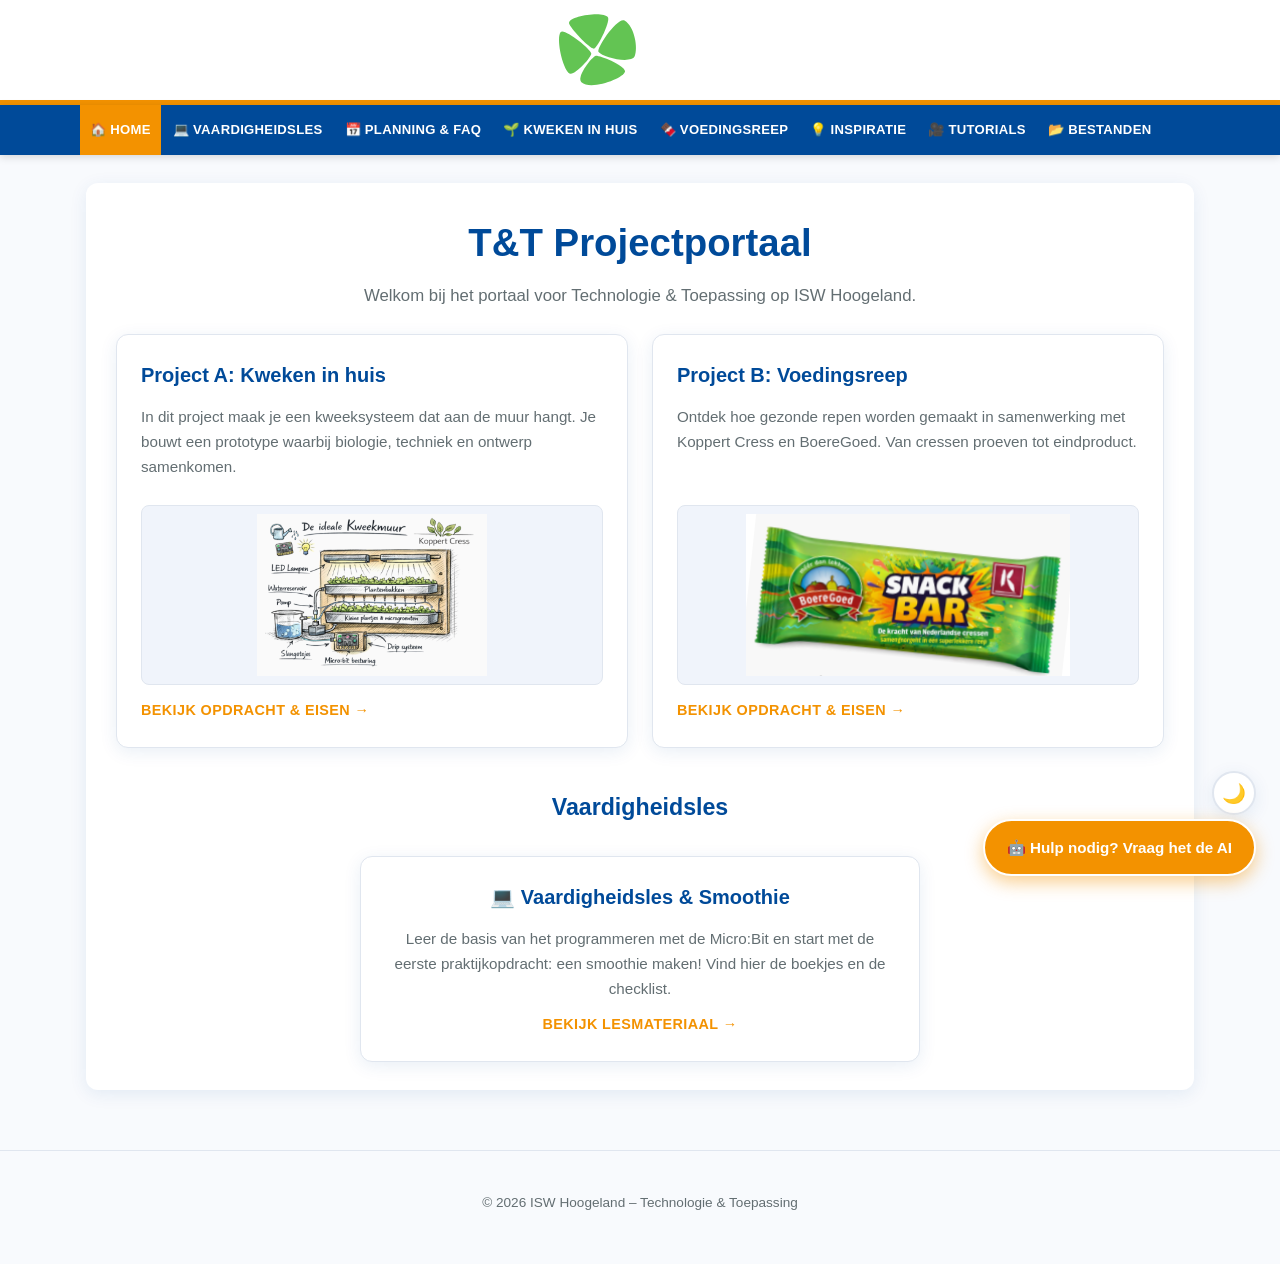
<file: index.html>
<!doctype html>
<html lang="nl">
<head>
  <meta charset="UTF-8">
  <meta name="viewport" content="width=device-width, initial-scale=1.0">
  <title>ISW Hoogeland | T&amp;T Projecten</title>
  <meta name="description" content="T&amp;T Projectportaal van ISW Hoogeland.">
  <link rel="icon" type="image/svg+xml" href="assets/img/original/isw-hoogeland-logo.svg">
  <link rel="stylesheet" href="styles.css">
</head>
<body>

  <div class="header-banner">
    <a href="index.html"><img src="assets/img/original/isw-hoogeland-logo.svg" alt="ISW Hoogeland" class="logo-img"></a>
  </div>

  <nav>
    <div class="nav-container">
      <button class="hamburger" onclick="toggleMenu()">&#9776; Menu</button>
      <div class="nav-links-wrap" id="navLinks">
        <a class="active" href="index.html">&#127968; Home</a>
        <a href="vaardigheidsles.html">&#128187; Vaardigheidsles</a>
        <a href="planning-faq.html">&#128197; Planning &amp; FAQ</a>
        <a href="project-a.html">&#127793; Kweken in huis</a>
        <a href="project-b.html">&#127851; Voedingsreep</a>
        <a href="inspiratie.html">&#128161; Inspiratie</a>
        <a href="tutorials.html">&#127909; Tutorials</a>
        <a href="bestanden.html">&#128194; Bestanden</a>
      </div>
    </div>
  </nav>

  <div class="page-wrap">

    <section>
      <div class="center-title">
        <h1>T&amp;T Projectportaal</h1>
        <p>Welkom bij het portaal voor Technologie &amp; Toepassing op ISW Hoogeland.</p>
      </div>

      <div class="home-grid">
        <a class="btn-card" href="project-a.html">
          <h3>Project A: Kweken in huis</h3>
          <p>In dit project maak je een kweeksysteem dat aan de muur hangt. Je bouwt een prototype waarbij biologie, techniek en ontwerp samenkomen.</p>
          <img src="assets/img/original/project-a.png" alt="Kweken in huis">
          <span class="card-arrow">Bekijk Opdracht &amp; Eisen &rarr;</span>
        </a>
        <a class="btn-card" href="project-b.html">
          <h3>Project B: Voedingsreep</h3>
          <p>Ontdek hoe gezonde repen worden gemaakt in samenwerking met Koppert Cress en BoereGoed. Van cressen proeven tot eindproduct.</p>
          <img src="assets/img/original/project-b.png" alt="Voedingsreep">
          <span class="card-arrow">Bekijk Opdracht &amp; Eisen &rarr;</span>
        </a>
      </div>

      <h2 style="text-align:center;border:none;margin-top:40px;">Vaardigheidsles</h2>
      <div style="max-width:560px;margin:0 auto;">
        <a class="btn-card btn-card-center" href="vaardigheidsles.html">
          <h3>&#128187; Vaardigheidsles &amp; Smoothie</h3>
          <p>Leer de basis van het programmeren met de Micro:Bit en start met de eerste praktijkopdracht: een smoothie maken! Vind hier de boekjes en de checklist.</p>
          <span class="card-arrow">Bekijk Lesmateriaal &rarr;</span>
        </a>
      </div>
    </section>

  </div>

  <button id="dmToggle" class="dm-toggle" aria-label="Donkere modus" title="Donkere modus aan/uit">&#127769;</button>

  <a href="https://gemini.google.com/gem/1aVuYFTCHuiTN42hnUS8M2nXHdfToKU4S?usp=sharing" target="_blank" rel="noopener noreferrer" class="ai-fab">
    &#129302; Hulp nodig? Vraag het de AI
  </a>

  <footer>
    <p>&copy; 2026 ISW Hoogeland &ndash; Technologie &amp; Toepassing</p>
  </footer>

  <script src="script.js"></script>
</body>
</html>
</file>
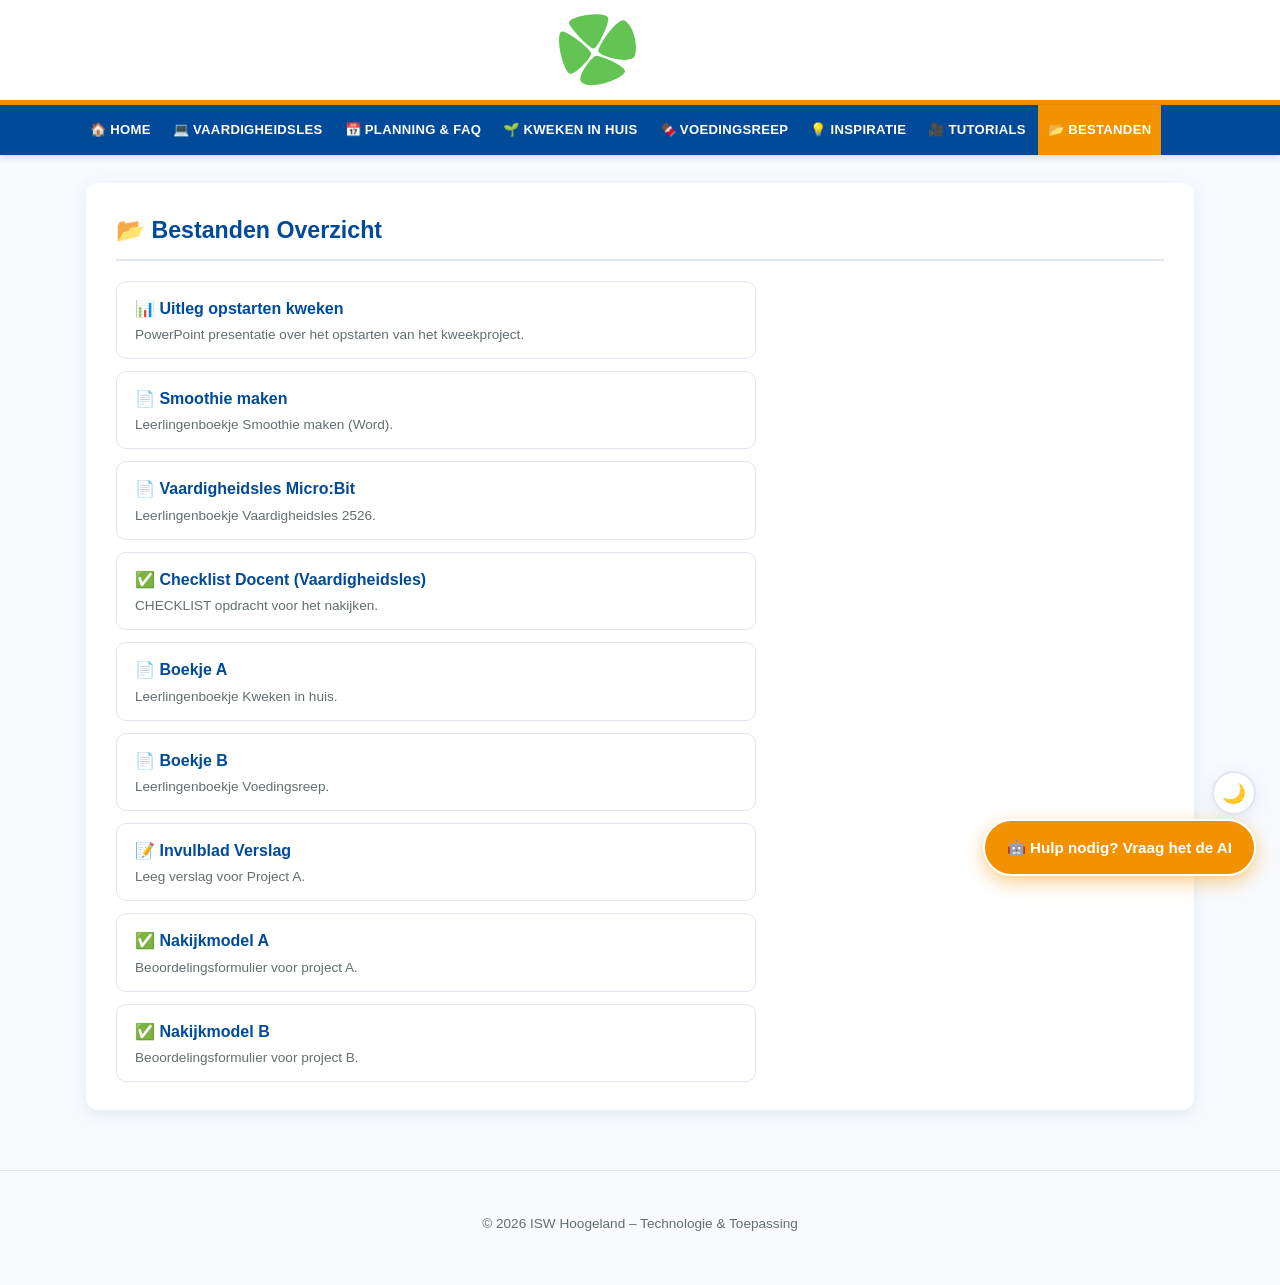
<file: bestanden.html>
<!doctype html>
<html lang="nl">
<head>
  <meta charset="UTF-8">
  <meta name="viewport" content="width=device-width, initial-scale=1.0">
  <title>Bestanden | ISW Hoogeland</title>
  <link rel="icon" type="image/svg+xml" href="assets/img/original/isw-hoogeland-logo.svg">
  <link rel="stylesheet" href="styles.css">
</head>
<body>

  <div class="header-banner">
    <a href="index.html"><img src="assets/img/original/isw-hoogeland-logo.svg" alt="ISW Hoogeland" class="logo-img"></a>
  </div>

  <nav>
    <div class="nav-container">
      <button class="hamburger" onclick="toggleMenu()">&#9776; Menu</button>
      <div class="nav-links-wrap" id="navLinks">
        <a href="index.html">&#127968; Home</a>
        <a href="vaardigheidsles.html">&#128187; Vaardigheidsles</a>
        <a href="planning-faq.html">&#128197; Planning &amp; FAQ</a>
        <a href="project-a.html">&#127793; Kweken in huis</a>
        <a href="project-b.html">&#127851; Voedingsreep</a>
        <a href="inspiratie.html">&#128161; Inspiratie</a>
        <a href="tutorials.html">&#127909; Tutorials</a>
        <a class="active" href="bestanden.html">&#128194; Bestanden</a>
      </div>
    </div>
  </nav>

  <div class="page-wrap">

    <section>
      <h2>&#128194; Bestanden Overzicht</h2>
      <div class="download-stack" style="max-width:640px;">
        <a href="assets/docs/original/uitleg-opstarten-kweken.pptx" target="_blank" class="download-card">
          <span class="dl-title">&#128202; Uitleg opstarten kweken</span>
          <p class="dl-desc">PowerPoint presentatie over het opstarten van het kweekproject.</p>
        </a>
        <a href="assets/docs/original/smoothie-maken-leerling-boekje.docx" target="_blank" class="download-card">
          <span class="dl-title">&#128196; Smoothie maken</span>
          <p class="dl-desc">Leerlingenboekje Smoothie maken (Word).</p>
        </a>
        <a href="assets/docs/original/vaardigheidsles-microbit-2526.pdf" target="_blank" class="download-card">
          <span class="dl-title">&#128196; Vaardigheidsles Micro:Bit</span>
          <p class="dl-desc">Leerlingenboekje Vaardigheidsles 2526.</p>
        </a>
        <a href="assets/docs/original/checklist-opdracht.docx" target="_blank" class="download-card">
          <span class="dl-title">&#9989; Checklist Docent (Vaardigheidsles)</span>
          <p class="dl-desc">CHECKLIST opdracht voor het nakijken.</p>
        </a>
        <a href="assets/docs/original/kweken-in-huis-leerlingenboekje.pdf" target="_blank" class="download-card">
          <span class="dl-title">&#128196; Boekje A</span>
          <p class="dl-desc">Leerlingenboekje Kweken in huis.</p>
        </a>
        <a href="assets/docs/original/voedingsreep-leerlingenboekje.pdf" target="_blank" class="download-card">
          <span class="dl-title">&#128196; Boekje B</span>
          <p class="dl-desc">Leerlingenboekje Voedingsreep.</p>
        </a>
        <a href="assets/docs/original/bijlage-wetenschappelijk-verslag.pdf" target="_blank" class="download-card">
          <span class="dl-title">&#128221; Invulblad Verslag</span>
          <p class="dl-desc">Leeg verslag voor Project A.</p>
        </a>
        <a href="assets/docs/original/beoordelingsformulier-kweekmuur-opdracht-a-2025-2026.docx" target="_blank" class="download-card">
          <span class="dl-title">&#9989; Nakijkmodel A</span>
          <p class="dl-desc">Beoordelingsformulier voor project A.</p>
        </a>
        <a href="assets/docs/original/beoordelingsformulier-voedingsreep-opdracht-b-2025-2026.docx" target="_blank" class="download-card">
          <span class="dl-title">&#9989; Nakijkmodel B</span>
          <p class="dl-desc">Beoordelingsformulier voor project B.</p>
        </a>
      </div>
    </section>

  </div>

  <button id="dmToggle" class="dm-toggle" aria-label="Donkere modus" title="Donkere modus aan/uit">&#127769;</button>

  <a href="https://gemini.google.com/gem/1aVuYFTCHuiTN42hnUS8M2nXHdfToKU4S?usp=sharing" target="_blank" rel="noopener noreferrer" class="ai-fab">
    &#129302; Hulp nodig? Vraag het de AI
  </a>

  <footer>
    <p>&copy; 2026 ISW Hoogeland &ndash; Technologie &amp; Toepassing</p>
  </footer>

  <script src="script.js"></script>
</body>
</html>
</file>
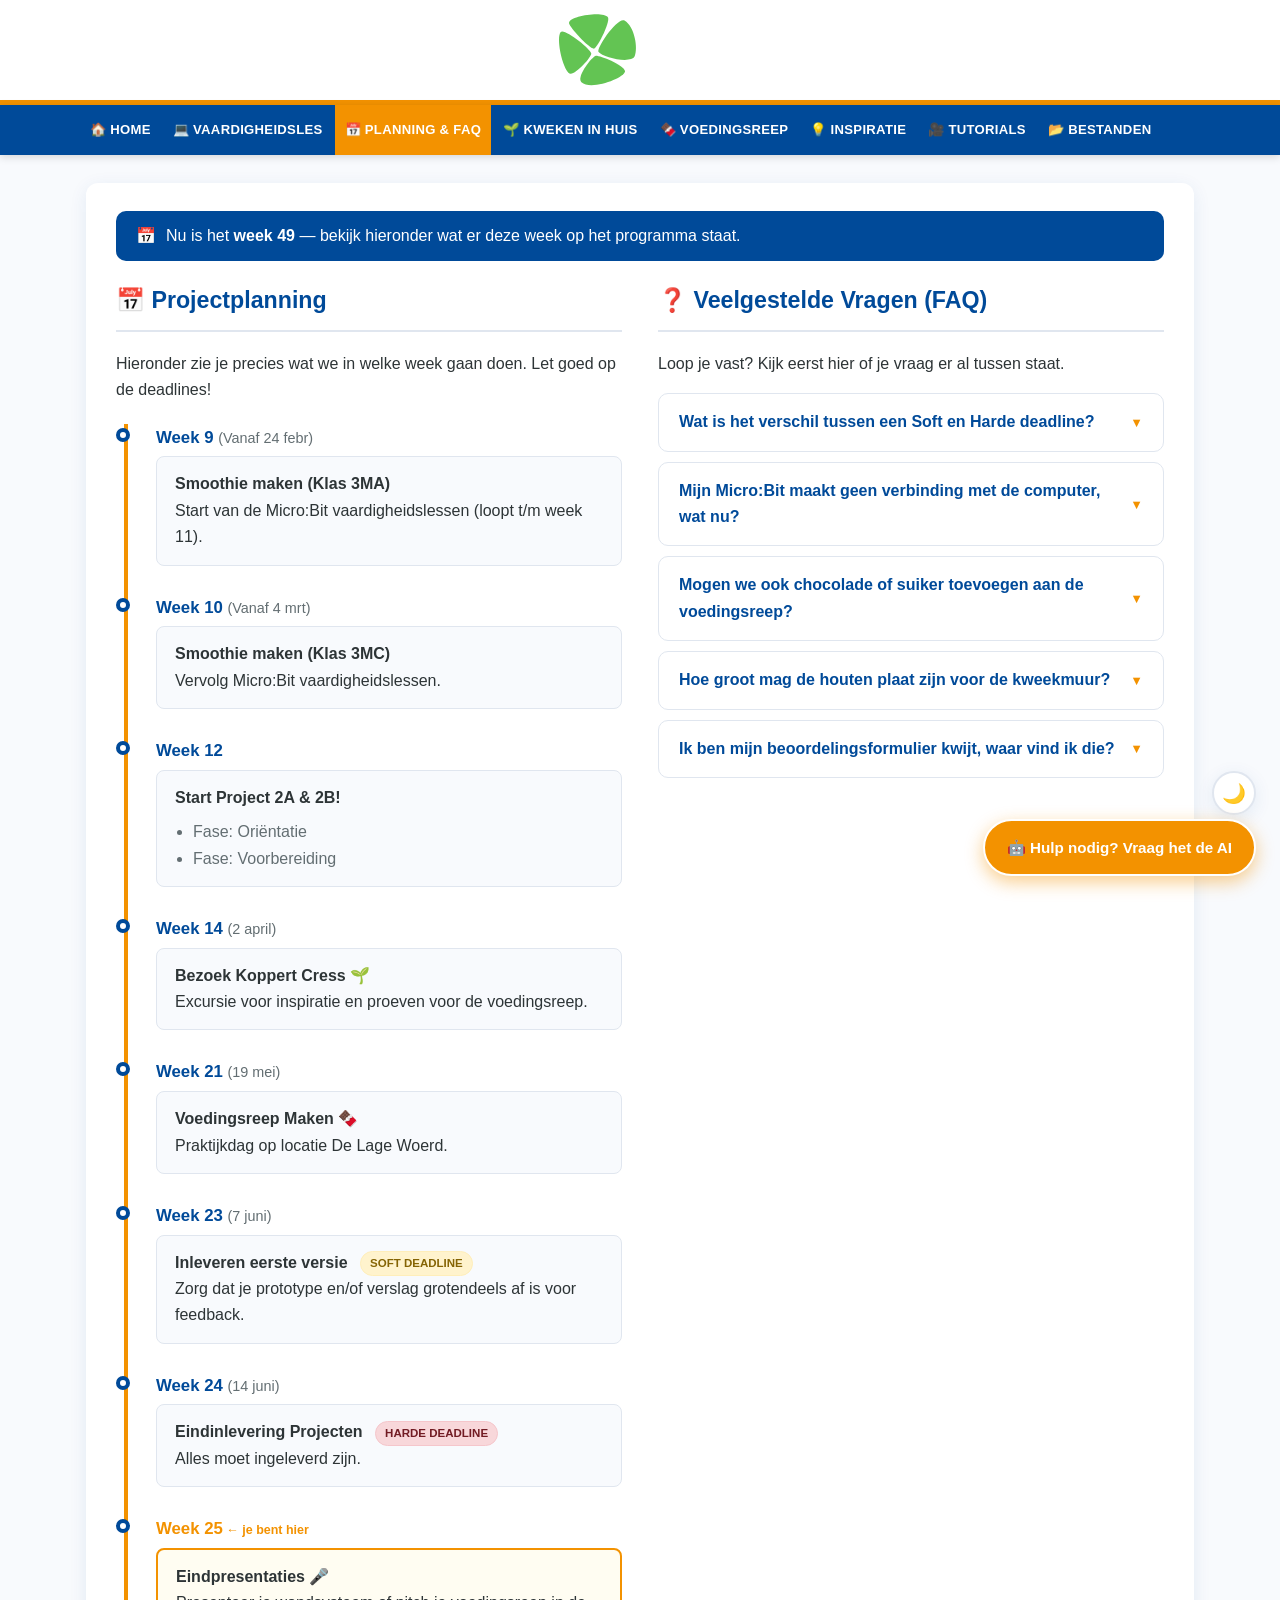
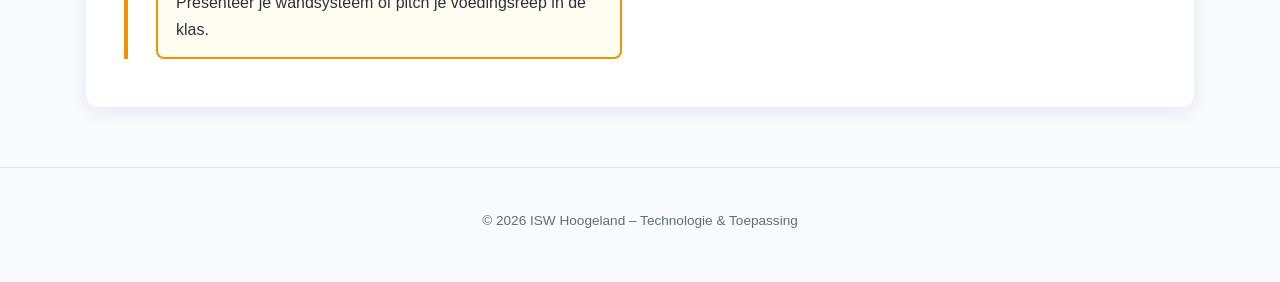
<file: planning-faq.html>
<!doctype html>
<html lang="nl">
<head>
  <meta charset="UTF-8">
  <meta name="viewport" content="width=device-width, initial-scale=1.0">
  <title>Planning &amp; FAQ | ISW Hoogeland</title>
  <link rel="icon" type="image/svg+xml" href="assets/img/original/isw-hoogeland-logo.svg">
  <link rel="stylesheet" href="styles.css">
</head>
<body>

  <div class="header-banner">
    <a href="index.html"><img src="assets/img/original/isw-hoogeland-logo.svg" alt="ISW Hoogeland" class="logo-img"></a>
  </div>

  <nav>
    <div class="nav-container">
      <button class="hamburger" onclick="toggleMenu()">&#9776; Menu</button>
      <div class="nav-links-wrap" id="navLinks">
        <a href="index.html">&#127968; Home</a>
        <a href="vaardigheidsles.html">&#128187; Vaardigheidsles</a>
        <a class="active" href="planning-faq.html">&#128197; Planning &amp; FAQ</a>
        <a href="project-a.html">&#127793; Kweken in huis</a>
        <a href="project-b.html">&#127851; Voedingsreep</a>
        <a href="inspiratie.html">&#128161; Inspiratie</a>
        <a href="tutorials.html">&#127909; Tutorials</a>
        <a href="bestanden.html">&#128194; Bestanden</a>
      </div>
    </div>
  </nav>

  <div class="page-wrap">

    <section>
      <div id="weekBanner" style="background:#004a99;color:#fff;border-radius:10px;padding:12px 20px;margin-bottom:20px;font-size:1rem;display:flex;align-items:center;gap:10px;">
        &#128197; <span id="weekTekst">Weeknummer wordt geladen&hellip;</span>
      </div>

      <div class="split">

        <div>
          <h2>&#128197; Projectplanning</h2>
          <p>Hieronder zie je precies wat we in welke week gaan doen. Let goed op de deadlines!</p>

          <div class="timeline">
            <div class="tl-item" data-week="9">
              <div class="tl-date">Week 9 <span style="font-size:.9rem;font-weight:400;color:#636e72;">(Vanaf 24 febr)</span></div>
              <div class="tl-box"><strong>Smoothie maken (Klas 3MA)</strong><br>Start van de Micro:Bit vaardigheidslessen (loopt t/m week 11).</div>
            </div>
            <div class="tl-item" data-week="10">
              <div class="tl-date">Week 10 <span style="font-size:.9rem;font-weight:400;color:#636e72;">(Vanaf 4 mrt)</span></div>
              <div class="tl-box"><strong>Smoothie maken (Klas 3MC)</strong><br>Vervolg Micro:Bit vaardigheidslessen.</div>
            </div>
            <div class="tl-item" data-week="12">
              <div class="tl-date">Week 12</div>
              <div class="tl-box"><strong>Start Project 2A &amp; 2B!</strong><ul><li>Fase: Ori&euml;ntatie</li><li>Fase: Voorbereiding</li></ul></div>
            </div>
            <div class="tl-item" data-week="14">
              <div class="tl-date">Week 14 <span style="font-size:.9rem;font-weight:400;color:#636e72;">(2 april)</span></div>
              <div class="tl-box"><strong>Bezoek Koppert Cress &#127793;</strong><br>Excursie voor inspiratie en proeven voor de voedingsreep.</div>
            </div>
            <div class="tl-item" data-week="21">
              <div class="tl-date">Week 21 <span style="font-size:.9rem;font-weight:400;color:#636e72;">(19 mei)</span></div>
              <div class="tl-box"><strong>Voedingsreep Maken &#127851;</strong><br>Praktijkdag op locatie De Lage Woerd.</div>
            </div>
            <div class="tl-item" data-week="23">
              <div class="tl-date">Week 23 <span style="font-size:.9rem;font-weight:400;color:#636e72;">(7 juni)</span></div>
              <div class="tl-box"><strong>Inleveren eerste versie</strong> <span class="badge-soft">Soft Deadline</span><br>Zorg dat je prototype en/of verslag grotendeels af is voor feedback.</div>
            </div>
            <div class="tl-item" data-week="24">
              <div class="tl-date">Week 24 <span style="font-size:.9rem;font-weight:400;color:#636e72;">(14 juni)</span></div>
              <div class="tl-box"><strong>Eindinlevering Projecten</strong> <span class="badge-hard">Harde Deadline</span><br>Alles moet ingeleverd zijn.</div>
            </div>
            <div class="tl-item" data-week="25">
              <div class="tl-date">Week 25</div>
              <div class="tl-box"><strong>Eindpresentaties &#127908;</strong><br>Presenteer je wandsysteem of pitch je voedingsreep in de klas.</div>
            </div>
          </div>
        </div>

        <div>
          <h2>&#10067; Veelgestelde Vragen (FAQ)</h2>
          <p>Loop je vast? Kijk eerst hier of je vraag er al tussen staat.</p>

          <details class="faq-item">
            <summary>Wat is het verschil tussen een Soft en Harde deadline?</summary>
            <p>Een <strong>Soft Deadline</strong> is een streefdatum. Het is een controlemoment om te kijken of je op schema ligt en om feedback te krijgen. Een <strong>Harde Deadline</strong> is definitief: het werk m&oacute;&eacute;t dan ingeleverd zijn voor een cijfer.</p>
          </details>
          <details class="faq-item">
            <summary>Mijn Micro:Bit maakt geen verbinding met de computer, wat nu?</summary>
            <p>Controleer eerst of de USB-kabel goed vastzit in zowel de Micro:Bit als de computer. Soms helpt het om een andere USB-poort te proberen of de pagina te herladen. Werkt het nog niet? Vraag de docent om hulp.</p>
          </details>
          <details class="faq-item">
            <summary>Mogen we ook chocolade of suiker toevoegen aan de voedingsreep?</summary>
            <p>Het doel is een <em>gezonde</em> voedingsreep. Je mag best iets zoets toevoegen voor de smaak, maar let op je berekening van de calorie&euml;n en voedingsstoffen. De reep moet binnen de richtlijnen van een gezonde snack passen!</p>
          </details>
          <details class="faq-item">
            <summary>Hoe groot mag de houten plaat zijn voor de kweekmuur?</summary>
            <p>De maat staat vast in het Programma van Eisen: precies <strong>40 cm breed en 30 cm hoog</strong>. Dit is belangrijk zodat het goed aan de muur past en we het eerlijk kunnen beoordelen.</p>
          </details>
          <details class="faq-item">
            <summary>Ik ben mijn beoordelingsformulier kwijt, waar vind ik die?</summary>
            <p>Geen paniek! Je kunt alle documenten, invulbladen en beoordelingsformulieren altijd downloaden onder het kopje <strong>&#128194; Bestanden</strong> in het menu.</p>
          </details>
        </div>

      </div>
    </section>

  </div>

  <button id="dmToggle" class="dm-toggle" aria-label="Donkere modus" title="Donkere modus aan/uit">&#127769;</button>

  <a href="https://gemini.google.com/gem/1aVuYFTCHuiTN42hnUS8M2nXHdfToKU4S?usp=sharing" target="_blank" rel="noopener noreferrer" class="ai-fab">
    &#129302; Hulp nodig? Vraag het de AI
  </a>

  <footer>
    <p>&copy; 2026 ISW Hoogeland &ndash; Technologie &amp; Toepassing</p>
  </footer>

  <script src="script.js"></script>
</body>
</html>
</file>
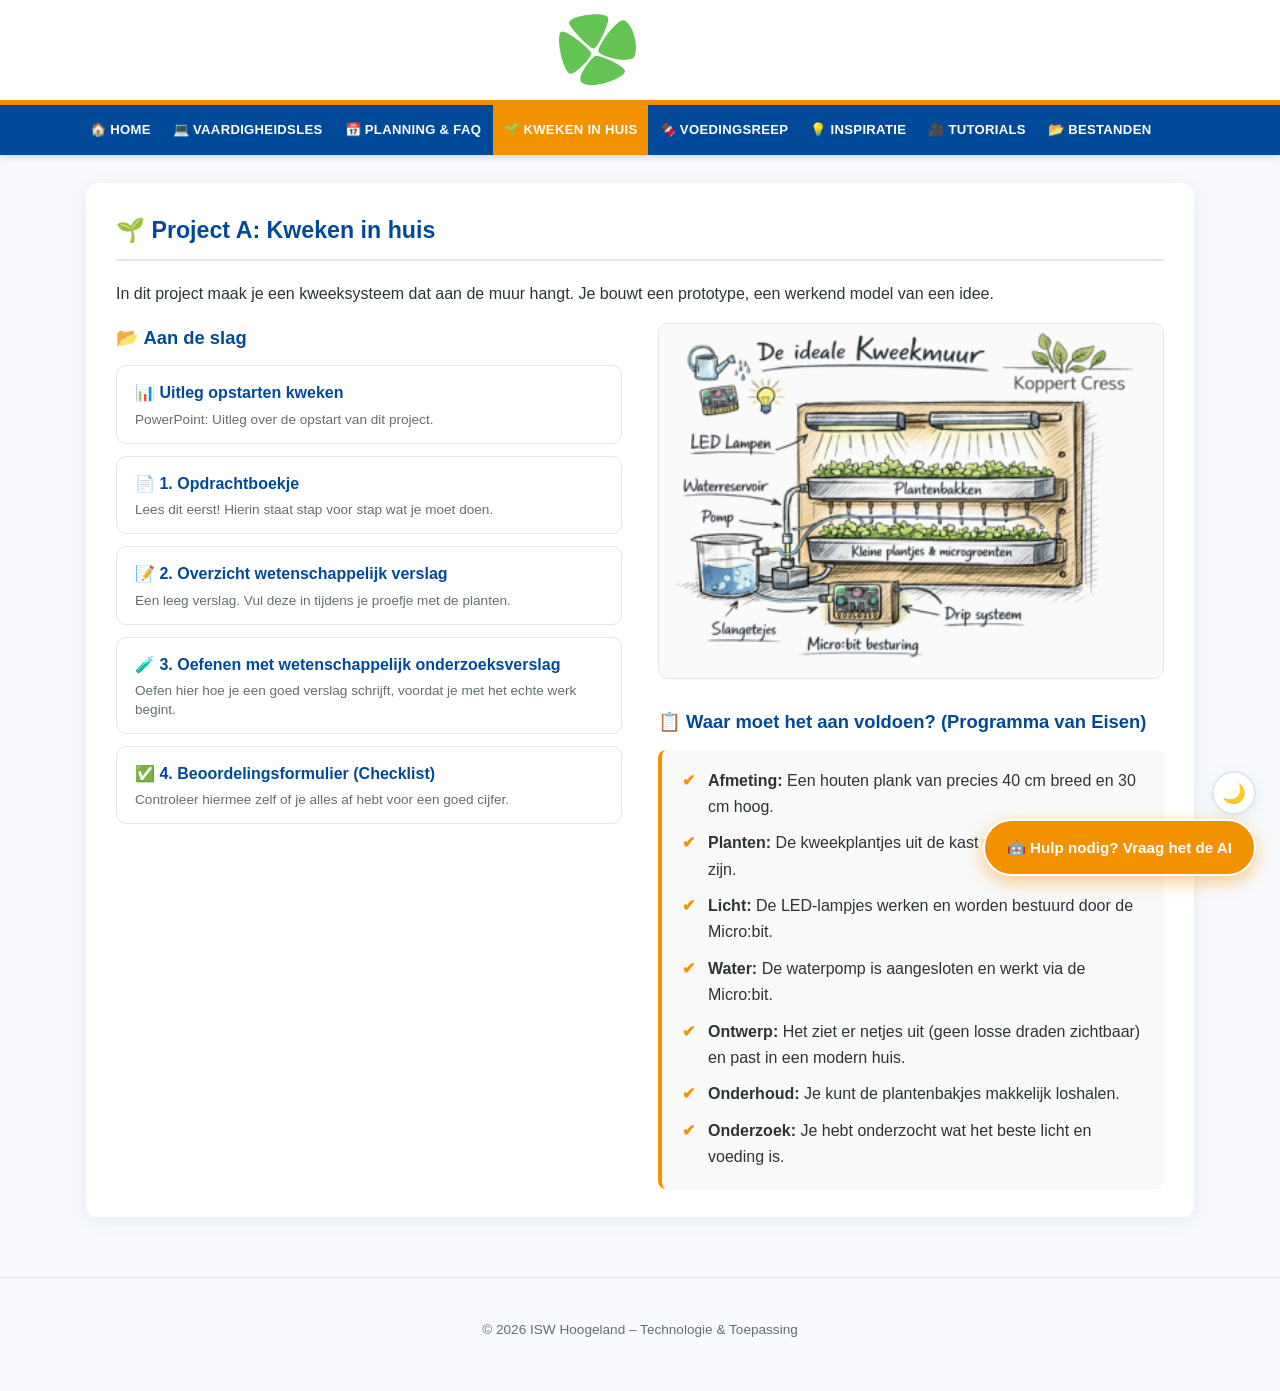
<file: project-a.html>
<!doctype html>
<html lang="nl">
<head>
  <meta charset="UTF-8">
  <meta name="viewport" content="width=device-width, initial-scale=1.0">
  <title>Project A: Kweken in huis | ISW Hoogeland</title>
  <link rel="icon" type="image/svg+xml" href="assets/img/original/isw-hoogeland-logo.svg">
  <link rel="stylesheet" href="styles.css">
</head>
<body>

  <div class="header-banner">
    <a href="index.html"><img src="assets/img/original/isw-hoogeland-logo.svg" alt="ISW Hoogeland" class="logo-img"></a>
  </div>

  <nav>
    <div class="nav-container">
      <button class="hamburger" onclick="toggleMenu()">&#9776; Menu</button>
      <div class="nav-links-wrap" id="navLinks">
        <a href="index.html">&#127968; Home</a>
        <a href="vaardigheidsles.html">&#128187; Vaardigheidsles</a>
        <a href="planning-faq.html">&#128197; Planning &amp; FAQ</a>
        <a class="active" href="project-a.html">&#127793; Kweken in huis</a>
        <a href="project-b.html">&#127851; Voedingsreep</a>
        <a href="inspiratie.html">&#128161; Inspiratie</a>
        <a href="tutorials.html">&#127909; Tutorials</a>
        <a href="bestanden.html">&#128194; Bestanden</a>
      </div>
    </div>
  </nav>

  <div class="page-wrap">

    <section>
      <h2>&#127793; Project A: Kweken in huis</h2>
      <p>In dit project maak je een kweeksysteem dat aan de muur hangt. Je bouwt een prototype, een werkend model van een idee.</p>

      <div class="split">
        <div>
          <h3>&#128194; Aan de slag</h3>
          <div class="download-stack">
            <a href="assets/docs/original/uitleg-opstarten-kweken.pptx" target="_blank" class="download-card">
              <span class="dl-title">&#128202; Uitleg opstarten kweken</span>
              <p class="dl-desc">PowerPoint: Uitleg over de opstart van dit project.</p>
            </a>
            <a href="assets/docs/original/kweken-in-huis-leerlingenboekje.pdf" target="_blank" class="download-card">
              <span class="dl-title">&#128196; 1. Opdrachtboekje</span>
              <p class="dl-desc">Lees dit eerst! Hierin staat stap voor stap wat je moet doen.</p>
            </a>
            <a href="assets/docs/original/bijlage-wetenschappelijk-verslag.pdf" target="_blank" class="download-card">
              <span class="dl-title">&#128221; 2. Overzicht wetenschappelijk verslag</span>
              <p class="dl-desc">Een leeg verslag. Vul deze in tijdens je proefje met de planten.</p>
            </a>
            <a href="https://techniektest.my.canva.site/wetenschappelijk-onderzoek" target="_blank" rel="noopener noreferrer" class="download-card">
              <span class="dl-title">&#129514; 3. Oefenen met wetenschappelijk onderzoeksverslag</span>
              <p class="dl-desc">Oefen hier hoe je een goed verslag schrijft, voordat je met het echte werk begint.</p>
            </a>
            <a href="assets/docs/original/beoordelingsformulier-kweekmuur-opdracht-a-2025-2026.docx" target="_blank" class="download-card">
              <span class="dl-title">&#9989; 4. Beoordelingsformulier (Checklist)</span>
              <p class="dl-desc">Controleer hiermee zelf of je alles af hebt voor een goed cijfer.</p>
            </a>
          </div>
        </div>
        <div>
          <img src="assets/img/original/project-a.png" alt="Project A kweekmuur" style="width:100%;border-radius:10px;margin-bottom:20px;border:1px solid #e0e6ef;">
          <h3>&#128203; Waar moet het aan voldoen? (Programma van Eisen)</h3>
          <ul class="pve-lijst">
            <li><strong>Afmeting:</strong> Een houten plank van precies 40 cm breed en 30 cm hoog.</li>
            <li><strong>Planten:</strong> De kweekplantjes uit de kast moeten erin verwerkt zijn.</li>
            <li><strong>Licht:</strong> De LED-lampjes werken en worden bestuurd door de Micro:bit.</li>
            <li><strong>Water:</strong> De waterpomp is aangesloten en werkt via de Micro:bit.</li>
            <li><strong>Ontwerp:</strong> Het ziet er netjes uit (geen losse draden zichtbaar) en past in een modern huis.</li>
            <li><strong>Onderhoud:</strong> Je kunt de plantenbakjes makkelijk loshalen.</li>
            <li><strong>Onderzoek:</strong> Je hebt onderzocht wat het beste licht en voeding is.</li>
          </ul>
        </div>
      </div>
    </section>

  </div>

  <button id="dmToggle" class="dm-toggle" aria-label="Donkere modus" title="Donkere modus aan/uit">&#127769;</button>

  <a href="https://gemini.google.com/gem/1aVuYFTCHuiTN42hnUS8M2nXHdfToKU4S?usp=sharing" target="_blank" rel="noopener noreferrer" class="ai-fab">
    &#129302; Hulp nodig? Vraag het de AI
  </a>

  <footer>
    <p>&copy; 2026 ISW Hoogeland &ndash; Technologie &amp; Toepassing</p>
  </footer>

  <script src="script.js"></script>
</body>
</html>
</file>
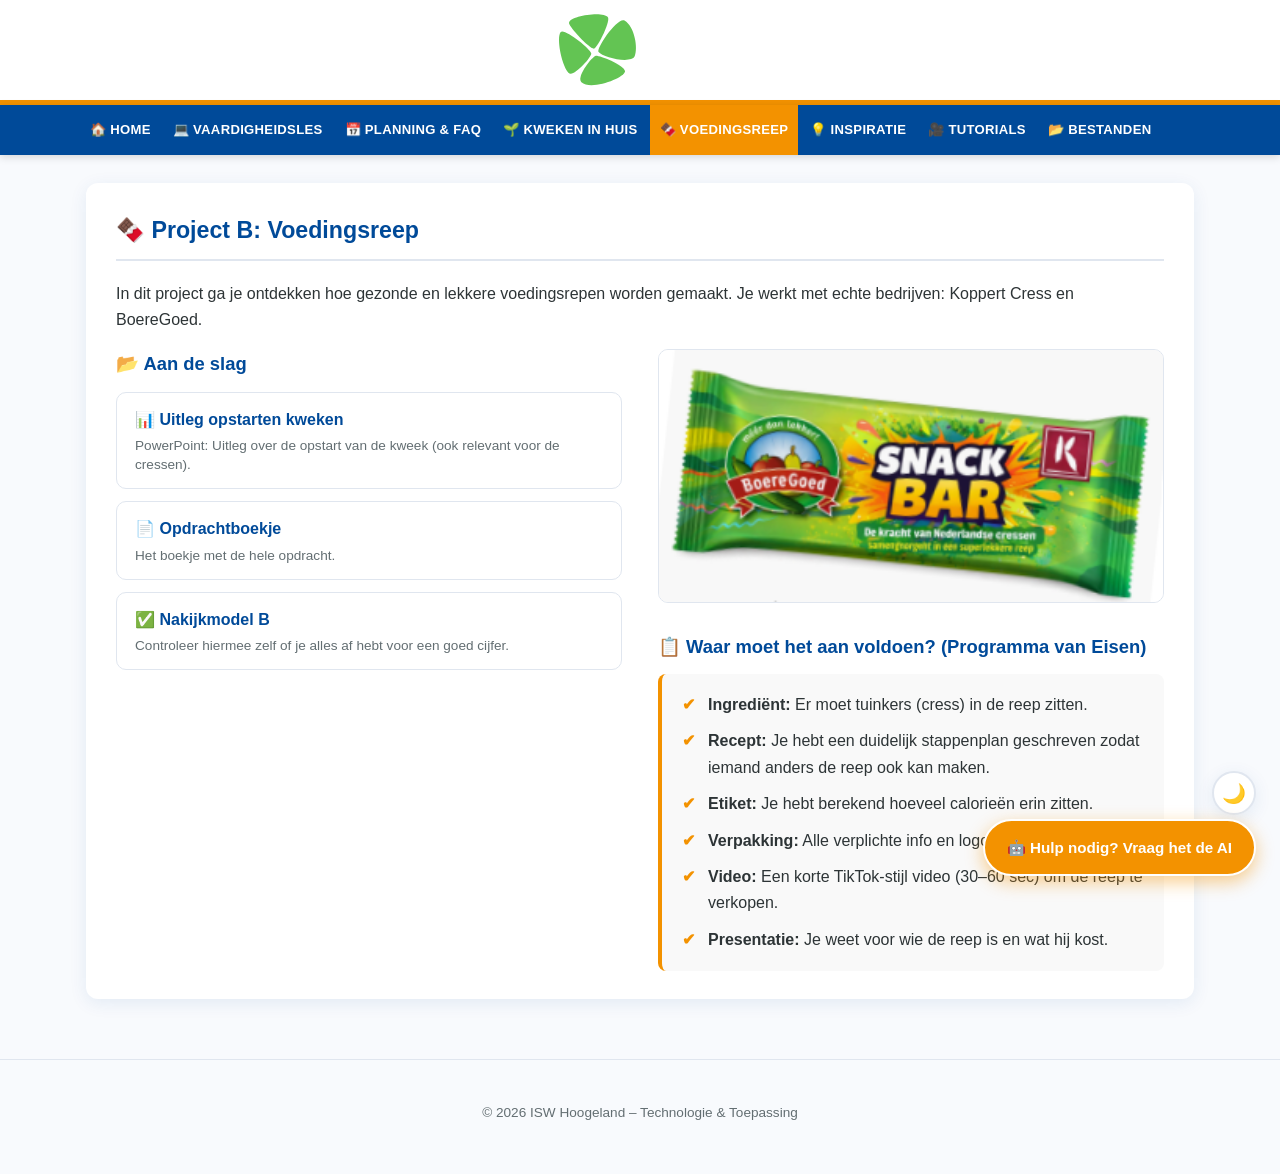
<file: project-b.html>
<!doctype html>
<html lang="nl">
<head>
  <meta charset="UTF-8">
  <meta name="viewport" content="width=device-width, initial-scale=1.0">
  <title>Project B: Voedingsreep | ISW Hoogeland</title>
  <link rel="icon" type="image/svg+xml" href="assets/img/original/isw-hoogeland-logo.svg">
  <link rel="stylesheet" href="styles.css">
</head>
<body>

  <div class="header-banner">
    <a href="index.html"><img src="assets/img/original/isw-hoogeland-logo.svg" alt="ISW Hoogeland" class="logo-img"></a>
  </div>

  <nav>
    <div class="nav-container">
      <button class="hamburger" onclick="toggleMenu()">&#9776; Menu</button>
      <div class="nav-links-wrap" id="navLinks">
        <a href="index.html">&#127968; Home</a>
        <a href="vaardigheidsles.html">&#128187; Vaardigheidsles</a>
        <a href="planning-faq.html">&#128197; Planning &amp; FAQ</a>
        <a href="project-a.html">&#127793; Kweken in huis</a>
        <a class="active" href="project-b.html">&#127851; Voedingsreep</a>
        <a href="inspiratie.html">&#128161; Inspiratie</a>
        <a href="tutorials.html">&#127909; Tutorials</a>
        <a href="bestanden.html">&#128194; Bestanden</a>
      </div>
    </div>
  </nav>

  <div class="page-wrap">

    <section>
      <h2>&#127851; Project B: Voedingsreep</h2>
      <p>In dit project ga je ontdekken hoe gezonde en lekkere voedingsrepen worden gemaakt. Je werkt met echte bedrijven: Koppert Cress en BoereGoed.</p>

      <div class="split">
        <div>
          <h3>&#128194; Aan de slag</h3>
          <div class="download-stack">
            <a href="assets/docs/original/uitleg-opstarten-kweken.pptx" target="_blank" class="download-card">
              <span class="dl-title">&#128202; Uitleg opstarten kweken</span>
              <p class="dl-desc">PowerPoint: Uitleg over de opstart van de kweek (ook relevant voor de cressen).</p>
            </a>
            <a href="assets/docs/original/voedingsreep-leerlingenboekje.pdf" target="_blank" class="download-card">
              <span class="dl-title">&#128196; Opdrachtboekje</span>
              <p class="dl-desc">Het boekje met de hele opdracht.</p>
            </a>
            <a href="assets/docs/original/beoordelingsformulier-voedingsreep-opdracht-b-2025-2026.docx" target="_blank" class="download-card">
              <span class="dl-title">&#9989; Nakijkmodel B</span>
              <p class="dl-desc">Controleer hiermee zelf of je alles af hebt voor een goed cijfer.</p>
            </a>
          </div>
        </div>
        <div>
          <img src="assets/img/original/project-b.png" alt="Project B voedingsreep" style="width:100%;border-radius:10px;margin-bottom:20px;border:1px solid #e0e6ef;">
          <h3>&#128203; Waar moet het aan voldoen? (Programma van Eisen)</h3>
          <ul class="pve-lijst">
            <li><strong>Ingredi&euml;nt:</strong> Er moet tuinkers (cress) in de reep zitten.</li>
            <li><strong>Recept:</strong> Je hebt een duidelijk stappenplan geschreven zodat iemand anders de reep ook kan maken.</li>
            <li><strong>Etiket:</strong> Je hebt berekend hoeveel calorie&euml;n erin zitten.</li>
            <li><strong>Verpakking:</strong> Alle verplichte info en logo&rsquo;s staan erop.</li>
            <li><strong>Video:</strong> Een korte TikTok-stijl video (30&ndash;60 sec) om de reep te verkopen.</li>
            <li><strong>Presentatie:</strong> Je weet voor wie de reep is en wat hij kost.</li>
          </ul>
        </div>
      </div>
    </section>

  </div>

  <button id="dmToggle" class="dm-toggle" aria-label="Donkere modus" title="Donkere modus aan/uit">&#127769;</button>

  <a href="https://gemini.google.com/gem/1aVuYFTCHuiTN42hnUS8M2nXHdfToKU4S?usp=sharing" target="_blank" rel="noopener noreferrer" class="ai-fab">
    &#129302; Hulp nodig? Vraag het de AI
  </a>

  <footer>
    <p>&copy; 2026 ISW Hoogeland &ndash; Technologie &amp; Toepassing</p>
  </footer>

  <script src="script.js"></script>
</body>
</html>
</file>
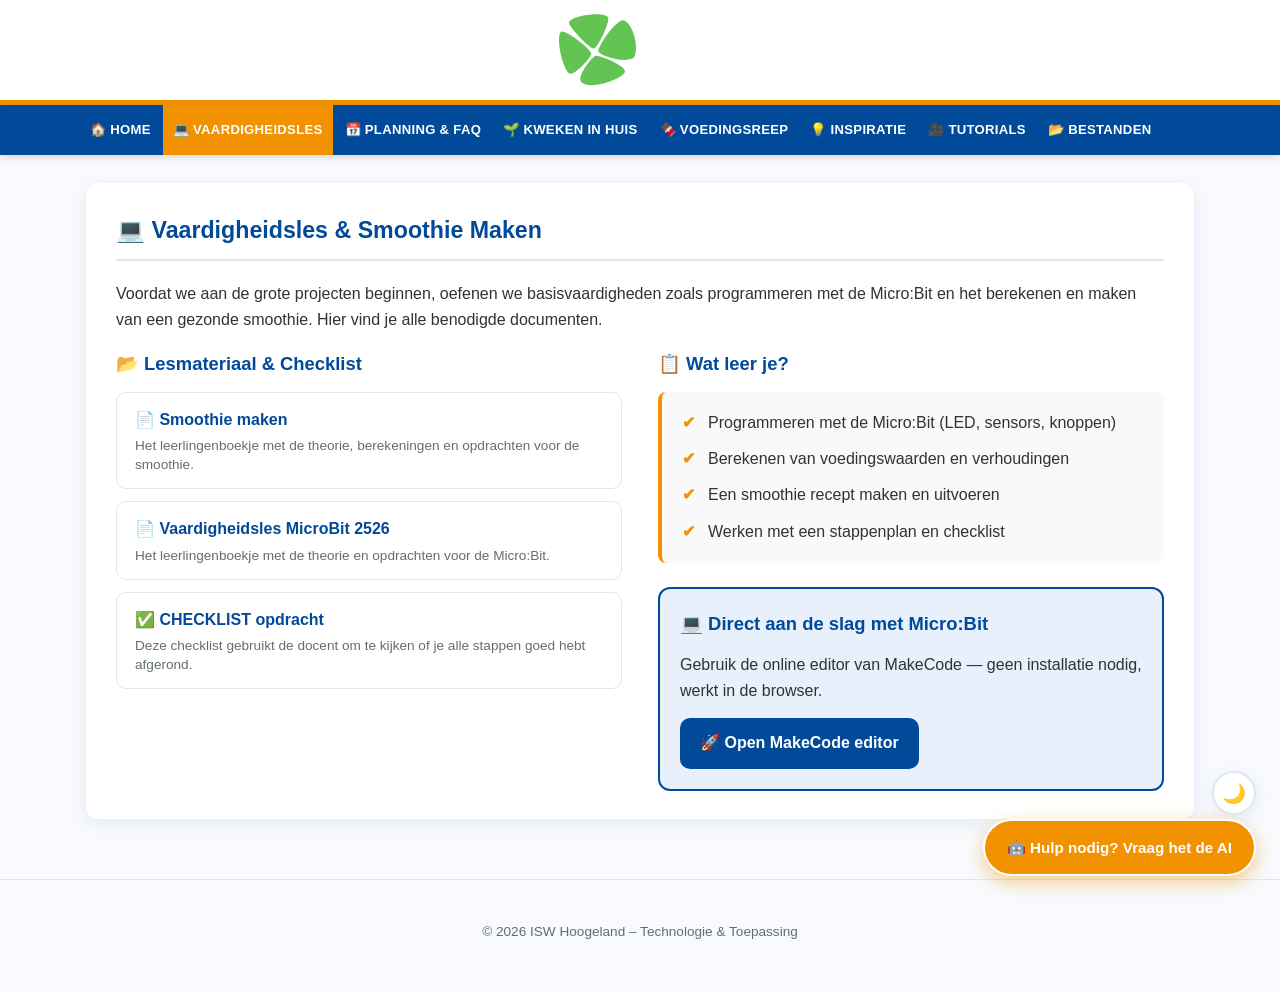
<file: vaardigheidsles.html>
<!doctype html>
<html lang="nl">
<head>
  <meta charset="UTF-8">
  <meta name="viewport" content="width=device-width, initial-scale=1.0">
  <title>Vaardigheidsles | ISW Hoogeland</title>
  <link rel="icon" type="image/svg+xml" href="assets/img/original/isw-hoogeland-logo.svg">
  <link rel="stylesheet" href="styles.css">
</head>
<body>

  <div class="header-banner">
    <a href="index.html"><img src="assets/img/original/isw-hoogeland-logo.svg" alt="ISW Hoogeland" class="logo-img"></a>
  </div>

  <nav>
    <div class="nav-container">
      <button class="hamburger" onclick="toggleMenu()">&#9776; Menu</button>
      <div class="nav-links-wrap" id="navLinks">
        <a href="index.html">&#127968; Home</a>
        <a class="active" href="vaardigheidsles.html">&#128187; Vaardigheidsles</a>
        <a href="planning-faq.html">&#128197; Planning &amp; FAQ</a>
        <a href="project-a.html">&#127793; Kweken in huis</a>
        <a href="project-b.html">&#127851; Voedingsreep</a>
        <a href="inspiratie.html">&#128161; Inspiratie</a>
        <a href="tutorials.html">&#127909; Tutorials</a>
        <a href="bestanden.html">&#128194; Bestanden</a>
      </div>
    </div>
  </nav>

  <div class="page-wrap">

    <section>
      <h2>&#128187; Vaardigheidsles &amp; Smoothie Maken</h2>
      <p>Voordat we aan de grote projecten beginnen, oefenen we basisvaardigheden zoals programmeren met de Micro:Bit en het berekenen en maken van een gezonde smoothie. Hier vind je alle benodigde documenten.</p>

      <div class="split">
        <div>
          <h3>&#128194; Lesmateriaal &amp; Checklist</h3>
          <div class="download-stack">
            <a href="assets/docs/original/smoothie-maken-leerling-boekje.docx" target="_blank" class="download-card">
              <span class="dl-title">&#128196; Smoothie maken</span>
              <p class="dl-desc">Het leerlingenboekje met de theorie, berekeningen en opdrachten voor de smoothie.</p>
            </a>
            <a href="assets/docs/original/vaardigheidsles-microbit-2526.pdf" target="_blank" class="download-card">
              <span class="dl-title">&#128196; Vaardigheidsles MicroBit 2526</span>
              <p class="dl-desc">Het leerlingenboekje met de theorie en opdrachten voor de Micro:Bit.</p>
            </a>
            <a href="assets/docs/original/checklist-opdracht.docx" target="_blank" class="download-card">
              <span class="dl-title">&#9989; CHECKLIST opdracht</span>
              <p class="dl-desc">Deze checklist gebruikt de docent om te kijken of je alle stappen goed hebt afgerond.</p>
            </a>
          </div>
        </div>
        <div>
          <h3>&#128203; Wat leer je?</h3>
          <ul class="pve-lijst">
            <li>Programmeren met de Micro:Bit (LED, sensors, knoppen)</li>
            <li>Berekenen van voedingswaarden en verhoudingen</li>
            <li>Een smoothie recept maken en uitvoeren</li>
            <li>Werken met een stappenplan en checklist</li>
          </ul>

          <div style="margin-top:24px;background:#e8f0fb;border:2px solid #004a99;border-radius:12px;padding:20px;">
            <h3 style="margin-top:0;color:#004a99;">&#128187; Direct aan de slag met Micro:Bit</h3>
            <p style="color:#2d3436;margin:0 0 14px;">Gebruik de online editor van MakeCode &mdash; geen installatie nodig, werkt in de browser.</p>
            <a href="https://makecode.microbit.org" target="_blank" rel="noopener noreferrer"
               style="display:inline-flex;align-items:center;gap:8px;background:#004a99;color:#fff;text-decoration:none;padding:12px 20px;border-radius:10px;font-weight:700;font-size:1rem;">
              &#128640; Open MakeCode editor
            </a>
          </div>
        </div>
      </div>
    </section>

  </div>

  <button id="dmToggle" class="dm-toggle" aria-label="Donkere modus" title="Donkere modus aan/uit">&#127769;</button>

  <a href="https://gemini.google.com/gem/1aVuYFTCHuiTN42hnUS8M2nXHdfToKU4S?usp=sharing" target="_blank" rel="noopener noreferrer" class="ai-fab">
    &#129302; Hulp nodig? Vraag het de AI
  </a>

  <footer>
    <p>&copy; 2026 ISW Hoogeland &ndash; Technologie &amp; Toepassing</p>
  </footer>

  <script src="script.js"></script>
</body>
</html>
</file>
<file: styles.css>
/* ============================================================
   ISW Hoogeland — T&T Projectportaal
   Huisstijl: wit achtergrond, ISW-blauw #004a99, oranje #f39200
   ============================================================ */

:root {
  --blauw:    #004a99;
  --blauw-dk: #003876;
  --oranje:   #f39200;
  --oranje-dk:#d98200;
  --bg:       #f8fafd;
  --wit:      #ffffff;
  --tekst:    #2d3436;
  --muted:    #636e72;
  --lijn:     #e0e6ef;
  --shadow:   0 4px 18px rgba(0,74,153,0.09);
  --radius:   12px;
}

*, *::before, *::after { box-sizing: border-box; }
html { scroll-behavior: smooth; }
body {
  margin: 0;
  font-family: 'Segoe UI', Tahoma, sans-serif;
  background: var(--bg);
  color: var(--tekst);
  line-height: 1.65;
}

/* ── CONTAINER ── */
.container { max-width: 1140px; margin: 0 auto; padding: 0 16px; }

/* ── HEADER BANNER ── */
.header-banner {
  background: var(--wit);
  padding: 14px 20px;
  border-bottom: 5px solid var(--oranje);
  display: flex;
  align-items: center;
  justify-content: center;
}
.header-banner a { display: block; }
.logo-img { height: 72px; width: auto; display: block; }

/* ── NAVIGATIE ── */
nav {
  background: var(--blauw);
  position: sticky;
  top: 0;
  z-index: 1000;
  box-shadow: 0 2px 8px rgba(0,0,0,0.15);
}
.nav-container {
  max-width: 1140px;
  margin: 0 auto;
  display: flex;
  align-items: center;
  min-height: 50px;
  padding: 0 10px;
}
.nav-links-wrap { display: flex; gap: 2px; flex-wrap: wrap; }
.nav-links-wrap a {
  color: #fff;
  text-decoration: none;
  padding: 14px 10px;
  font-weight: 600;
  font-size: 0.82rem;
  text-transform: uppercase;
  white-space: nowrap;
  letter-spacing: .3px;
  border-radius: 0;
  display: block;
}
.nav-links-wrap a:hover,
.nav-links-wrap a.active {
  background: var(--oranje);
}
.hamburger {
  display: none;
  font-size: 1.1rem;
  background: none;
  border: none;
  color: #fff;
  cursor: pointer;
  padding: 14px 18px;
  font-weight: 700;
  text-transform: uppercase;
  letter-spacing: .5px;
}

/* ── PAGINA INHOUD ── */
.page-wrap { max-width: 1140px; margin: 28px auto 60px; padding: 0 16px; }

section {
  background: var(--wit);
  border-radius: var(--radius);
  box-shadow: var(--shadow);
  padding: 28px 30px;
  margin-bottom: 20px;
  animation: fadeIn .35s ease;
}
@keyframes fadeIn { from { opacity: 0; transform: translateY(6px); } to { opacity: 1; transform: none; } }

/* ── TITELS ── */
.center-title { text-align: center; }
.center-title h1 { color: var(--blauw); margin: 0 0 8px; font-size: clamp(1.8rem, 4vw, 2.4rem); }
.center-title p  { color: var(--muted); margin: 0; font-size: 1.05rem; }
h2 { color: var(--blauw); border-bottom: 2px solid var(--lijn); padding-bottom: 10px; margin-top: 0; font-size: 1.45rem; }
h3 { color: var(--blauw); margin-top: 0; margin-bottom: 12px; font-size: 1.15rem; }

/* ── HOME KAARTEN (project-knoppen) ── */
.home-grid { display: grid; grid-template-columns: 1fr 1fr; gap: 24px; margin-top: 24px; }
.btn-card {
  border: 1px solid var(--lijn);
  border-radius: var(--radius);
  padding: 24px;
  background: var(--wit);
  text-align: left;
  cursor: pointer;
  text-decoration: none;
  color: var(--tekst);
  display: flex;
  flex-direction: column;
  box-shadow: var(--shadow);
  transition: transform .25s, box-shadow .25s;
}
.btn-card:hover { transform: translateY(-5px); box-shadow: 0 12px 30px rgba(0,74,153,0.15); }
.btn-card img { width: 100%; height: 180px; object-fit: contain; background: #f0f4fb; border-radius: 8px; margin: 14px 0; border: 1px solid var(--lijn); padding: 8px; }
.btn-card h3 { margin-top: 0; font-size: 1.25rem; color: var(--blauw); }
.btn-card p { color: var(--muted); font-size: .95rem; flex-grow: 1; margin: 0 0 12px; }
.btn-card .card-arrow {
  color: var(--oranje);
  font-size: .9rem;
  font-weight: 700;
  text-transform: uppercase;
  letter-spacing: .4px;
  margin-top: auto;
}
.home-center { grid-template-columns: 1fr; max-width: 580px; margin: 0 auto; }
.btn-card-center { text-align: center; align-items: center; }

/* ── SPLIT LAYOUT ── */
.split { display: grid; grid-template-columns: 1fr 1fr; gap: 36px; margin-top: 16px; }

/* ── DOWNLOAD CARDS ── */
.download-stack { display: flex; flex-direction: column; gap: 12px; }
.download-card {
  display: block;
  text-decoration: none;
  background: var(--wit);
  border: 1px solid var(--lijn);
  border-radius: 10px;
  padding: 14px 18px;
  transition: border-color .2s, transform .2s, box-shadow .2s;
}
.download-card:hover {
  border-color: var(--oranje);
  transform: translateX(5px);
  box-shadow: 0 4px 14px rgba(243,146,0,0.12);
  background: #fffdf5;
}
.dl-title {
  display: flex;
  align-items: center;
  gap: 8px;
  color: var(--blauw);
  font-weight: 700;
  font-size: 1rem;
  margin-bottom: 3px;
}
.dl-desc { margin: 0; color: var(--muted); font-size: .85rem; line-height: 1.4; }

/* ── PROGRAMMA VAN EISEN ── */
.pve-lijst {
  background: #f9f9f9;
  border-left: 4px solid var(--oranje);
  border-radius: 8px;
  padding: 18px 20px;
  list-style: none;
  margin: 0;
}
.pve-lijst li { position: relative; padding-left: 26px; margin-bottom: 10px; }
.pve-lijst li::before { content: "✔"; position: absolute; left: 0; color: var(--oranje); font-weight: 700; }
.pve-lijst li:last-child { margin-bottom: 0; }

/* ── TIJDLIJN ── */
.timeline { border-left: 4px solid var(--oranje); padding-left: 28px; margin: 20px 0 20px 8px; }
.tl-item { position: relative; margin-bottom: 28px; }
.tl-item:last-child { margin-bottom: 0; }
.tl-item::before {
  content: "";
  position: absolute;
  left: -40px; top: 4px;
  width: 14px; height: 14px;
  background: var(--wit);
  border: 4px solid var(--blauw);
  border-radius: 50%;
}
.tl-date { font-weight: 700; color: var(--blauw); font-size: 1.05rem; margin-bottom: 5px; }
.tl-box { background: #f8fafd; border: 1px solid var(--lijn); border-radius: 8px; padding: 14px 18px; }
.tl-box ul { margin: 8px 0 0; padding-left: 18px; color: var(--muted); }
.badge-soft { display: inline-block; background: #fff3cd; color: #856404; border: 1px solid #ffeeba; padding: 2px 9px; border-radius: 20px; font-size: .72rem; font-weight: 700; text-transform: uppercase; margin-left: 8px; vertical-align: middle; }
.badge-hard { display: inline-block; background: #f8d7da; color: #721c24; border: 1px solid #f5c6cb; padding: 2px 9px; border-radius: 20px; font-size: .72rem; font-weight: 700; text-transform: uppercase; margin-left: 8px; vertical-align: middle; }

/* ── FAQ ── */
.faq-item { border: 1px solid var(--lijn); border-radius: 10px; margin-bottom: 10px; overflow: hidden; }
.faq-item summary {
  padding: 15px 20px;
  font-weight: 600;
  color: var(--blauw);
  cursor: pointer;
  list-style: none;
  display: flex;
  justify-content: space-between;
  align-items: center;
}
.faq-item summary::-webkit-details-marker { display: none; }
.faq-item summary::after { content: "▼"; font-size: .8em; color: var(--oranje); }
.faq-item[open] summary::after { content: "▲"; }
.faq-item p { padding: 14px 20px; margin: 0; color: var(--muted); border-top: 1px solid var(--lijn); background: #f8fafd; }

/* ── CARDS GRID (inspiratie / tutorials) ── */
.cards-grid { display: grid; grid-template-columns: repeat(auto-fit, minmax(270px, 1fr)); gap: 20px; margin-top: 16px; }
.media-card { border: 1px solid var(--lijn); border-radius: var(--radius); overflow: hidden; background: var(--wit); display: flex; flex-direction: column; box-shadow: var(--shadow); transition: transform .25s, box-shadow .25s; }
.media-card:hover { transform: translateY(-4px); box-shadow: 0 10px 28px rgba(0,74,153,0.13); }
.media-card img { width: 100%; height: 170px; object-fit: cover; display: block; background: #eef2f8; }
.card-body { padding: 14px 16px; flex-grow: 1; display: flex; flex-direction: column; }
.card-body h4 { margin: 0 0 6px; color: var(--blauw); font-size: 1rem; }
.card-body p { margin: 0 0 12px; color: var(--muted); font-size: .9rem; flex-grow: 1; }
.btn-small {
  display: inline-block;
  background: var(--blauw);
  color: #fff;
  padding: 8px 14px;
  border-radius: 8px;
  text-decoration: none;
  font-size: .85rem;
  font-weight: 600;
  align-self: flex-start;
  transition: background .2s;
}
.btn-small:hover { background: var(--blauw-dk); }

/* ── CTA KNOP ── */
.btn-cta {
  display: inline-block;
  background: var(--blauw);
  color: #fff;
  text-decoration: none;
  padding: 10px 18px;
  border-radius: 10px;
  font-weight: 700;
  margin-top: 12px;
  transition: background .2s, transform .2s;
}
.btn-cta:hover { background: var(--blauw-dk); transform: translateY(-2px); }

/* ── AI FAB ── */
.ai-fab {
  position: fixed;
  bottom: 24px;
  right: 24px;
  background: var(--oranje);
  color: #fff;
  padding: 14px 22px;
  border-radius: 50px;
  box-shadow: 0 6px 18px rgba(243,146,0,.45);
  text-decoration: none;
  font-weight: 700;
  font-size: .95rem;
  display: flex;
  align-items: center;
  gap: 9px;
  z-index: 1000;
  border: 2px solid #fff;
  transition: transform .25s, box-shadow .25s, background .2s;
}
.ai-fab:hover { transform: translateY(-3px) scale(1.03); background: var(--oranje-dk); box-shadow: 0 10px 24px rgba(243,146,0,.5); }

/* ── YOUTUBE EMBED ── */
.yt-wrap { position: relative; width: 100%; overflow: hidden; background: #000; border-radius: 0; }
.yt-thumb { width: 100%; height: 170px; object-fit: cover; display: block; transition: opacity .25s; }
.yt-overlay {
  position: absolute; inset: 0; display: flex; align-items: center; justify-content: center;
  background: rgba(0,0,0,0); border: none; cursor: pointer; transition: background .2s;
}
.yt-overlay:hover { background: rgba(0,0,0,.15); }
.yt-play-btn {
  width: 56px; height: 56px; background: rgba(0,0,0,.72); color: #fff; font-size: 1.5rem;
  border-radius: 50%; display: flex; align-items: center; justify-content: center;
  transition: transform .2s, background .2s;
}
.yt-overlay:hover .yt-play-btn { background: #f39200; transform: scale(1.12); }
.yt-wrap iframe { width: 100%; height: 170px; border: none; display: block; }
.doc-overlay { text-decoration: none; }

/* ── DARK MODE ── */
body.dark {
  --bg:    #111827;
  --wit:   #1e2939;
  --tekst: #e5eaf5;
  --muted: #94a3c0;
  --lijn:  #2d3f60;
}
body.dark .header-banner { background: #1e2939; border-bottom-color: #f39200; }
body.dark nav { background: #003876; }
body.dark section { background: var(--wit); }
body.dark .download-card { background: #1e2939; border-color: #2d3f60; }
body.dark .download-card:hover { background: #273450; border-color: #f39200; }
body.dark .pve-lijst { background: #1a2540; }
body.dark .tl-box { background: #1a2540; border-color: #2d3f60; }
body.dark .faq-item { border-color: #2d3f60; }
body.dark .faq-item summary { color: #63a8ff; }
body.dark .faq-item p { background: #1a2540; border-color: #2d3f60; }
body.dark details[open] .faq-item p { background: #1a2540; }
body.dark .tl-item::before { background: #1e2939; }
body.dark .media-card { background: #1e2939; border-color: #2d3f60; }
body.dark #weekBanner { background: #003876; }

/* dark mode toggle knop */
.dm-toggle {
  position: fixed; bottom: 85px; right: 24px;
  background: var(--wit); border: 2px solid var(--lijn); border-radius: 50%;
  width: 44px; height: 44px; font-size: 1.2rem; cursor: pointer;
  box-shadow: var(--shadow); z-index: 1000;
  display: flex; align-items: center; justify-content: center;
  transition: transform .2s;
}
.dm-toggle:hover { transform: rotate(20deg) scale(1.08); }

/* ── FOOTER ── */
footer { text-align: center; padding: 28px 16px 36px; color: var(--muted); font-size: .85rem; border-top: 1px solid var(--lijn); margin-top: 10px; }

/* ── RESPONSIVE ── */
@media (max-width: 900px) {
  .home-grid { grid-template-columns: 1fr; }
  .split { grid-template-columns: 1fr; gap: 24px; }
}
@media (max-width: 700px) {
  .hamburger { display: block; }
  .nav-links-wrap {
    display: none;
    flex-direction: column;
    width: 100%;
    position: absolute;
    top: 50px; left: 0;
    background: var(--blauw);
    border-top: 1px solid rgba(255,255,255,.1);
    padding-bottom: 10px;
    box-shadow: 0 6px 14px rgba(0,0,0,.2);
    z-index: 999;
  }
  .nav-links-wrap.show { display: flex; }
  .nav-links-wrap a { padding: 14px 20px; border-bottom: 1px solid rgba(255,255,255,.1); white-space: normal; }
  .nav-container { flex-wrap: wrap; justify-content: flex-start; position: relative; }
  .header-banner { padding: 8px 14px; border-bottom-width: 3px; }
  .logo-img { height: 48px; }
  section { padding: 20px 16px; }
  .ai-fab { bottom: 14px; right: 14px; padding: 11px 18px; font-size: .87rem; }
}
</file>
